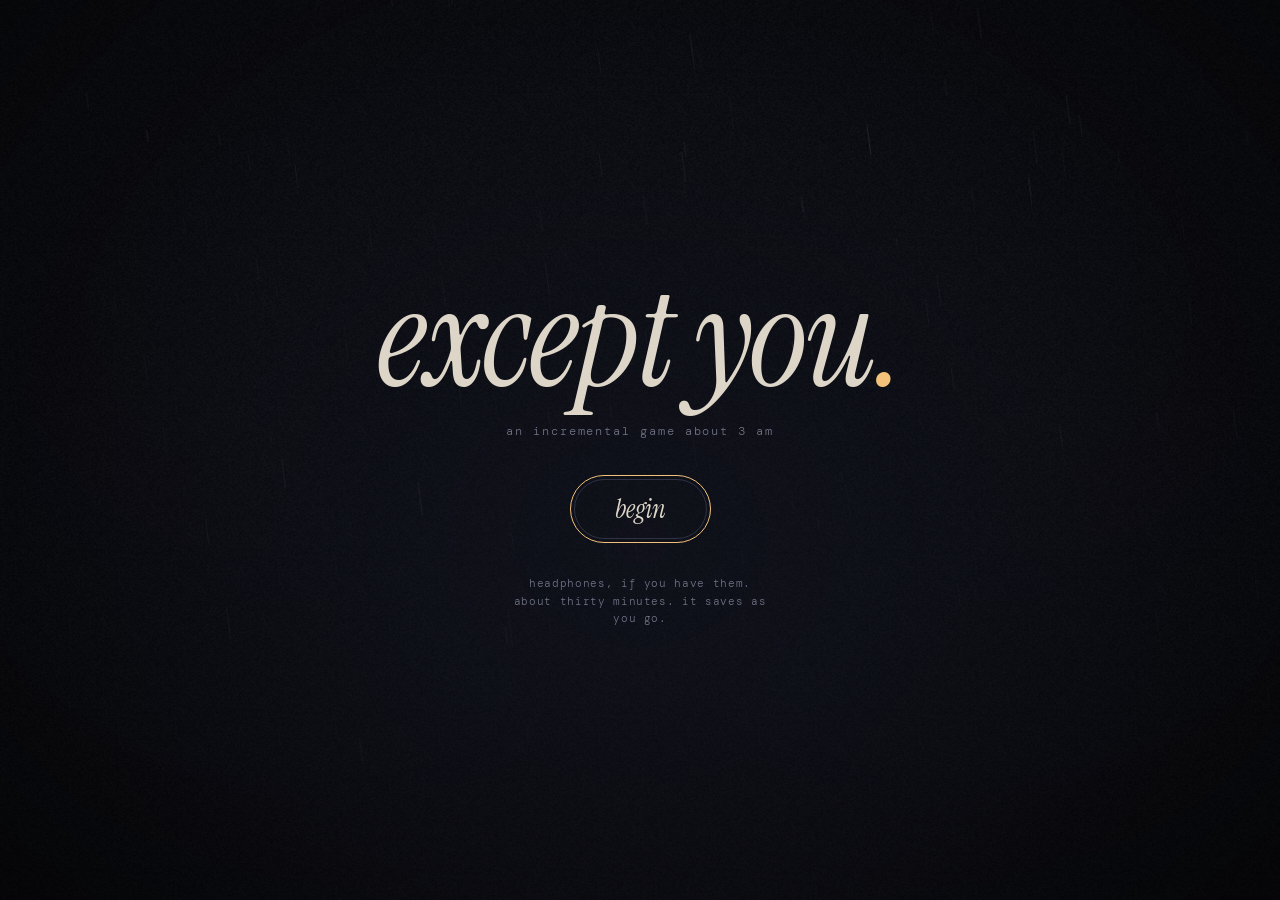
<file: index.html>
<!doctype html>
<html lang="en">
<head>
<meta charset="utf-8">
<meta name="viewport" content="width=device-width, initial-scale=1, viewport-fit=cover">
<!-- build:head -->
<title>except you.</title>
<meta name="claude:viewport-fit-sides" content="cover">
<meta name="description" content="an incremental game about 3 am, the building across the street, and trying to get back to silence.">
<meta name="theme-color" content="#07080d">
<meta property="og:type" content="website">
<meta property="og:title" content="except you.">
<meta property="og:description" content="an incremental game about 3 am. anybody can find love. except you.">
<meta property="og:image" content="https://p1kachu1070.github.io/Incremental-acfley-/assets/og.png">
<meta property="og:image:width" content="1200">
<meta property="og:image:height" content="630">
<meta name="twitter:card" content="summary_large_image">
<link rel="icon" href="data:image/svg+xml,%3Csvg xmlns='http://www.w3.org/2000/svg' viewBox='0 0 32 32'%3E%3Crect width='32' height='32' rx='7' fill='%2307080d'/%3E%3Ccircle cx='16' cy='17' r='4.5' fill='%23f2c27b'/%3E%3C/svg%3E">
<link rel="preconnect" href="https://fonts.googleapis.com">
<link rel="preconnect" href="https://fonts.gstatic.com" crossorigin>
<link rel="stylesheet" href="https://fonts.googleapis.com/css2?family=DM+Mono:wght@300;400;500&family=Instrument+Serif:ital@0;1&family=Spectral:ital,wght@0,300;0,400;1,300;1,400&display=swap">
<link rel="stylesheet" href="css/style.css">
<!-- /build:head -->
</head>
<body>
<!-- build:body -->
<canvas id="bg" aria-hidden="true"></canvas>
<div id="drift" aria-hidden="true"></div>
<div class="vignette" aria-hidden="true"></div>

<div id="app" class="app" hidden>
  <header class="topbar">
    <div class="clock" id="clock">3:07 am</div>
    <div class="mini" id="mini" aria-hidden="true"></div>
    <div class="top-actions">
      <button type="button" id="btn-sound" class="quiet-btn" aria-pressed="true">sound on</button>
      <button type="button" id="btn-menu" class="quiet-btn" aria-expanded="false" aria-controls="menu">menu</button>
    </div>
  </header>

  <main class="stage" id="stage">
    <section class="panel panel-mind" id="panel-mind" aria-label="your head">
      <div class="counter" id="counter" hidden>
        <div class="count-num" id="count">0</div>
        <div class="count-label"><span id="count-label">thoughts</span><span class="rate" id="rate"></span></div>
        <div class="sub-counts">
          <span class="sub-count longing" id="longing-count" hidden></span>
          <span class="sub-count quiet" id="quiet-count" hidden></span>
        </div>
      </div>

      <div class="actions">
        <button type="button" id="main-btn" class="main-btn">stare at the ceiling</button>
        <button type="button" id="breath" class="breath" hidden aria-label="hold to breathe in, let go to breathe out">
          <span class="breath-ring" aria-hidden="true"></span>
          <span class="breath-core" aria-hidden="true"></span>
          <span class="breath-text" id="breath-text">hold</span>
        </button>
        <p class="breath-hint" id="breath-hint" hidden>hold to breathe in. let go to breathe out.</p>
      </div>

      <div class="whisper-slot" id="whisper-slot"></div>
      <div class="choice" id="choice" hidden></div>

      <ol class="log" id="log" aria-live="polite"></ol>

      <div class="kept-wrap" id="kept-wrap" hidden>
        <button type="button" class="kept-btn" id="kept-btn" aria-expanded="false" aria-controls="kept-list">kept · 0</button>
        <ul class="kept-list" id="kept-list" hidden></ul>
      </div>
    </section>

    <section class="panel panel-window" id="panel-window" hidden aria-label="across the street">
      <div class="panel-head">
        <h2>across the street</h2>
        <span class="panel-meta" id="window-meta"></span>
      </div>
      <div class="building-wrap" id="building-wrap">
        <canvas id="building"></canvas>
        <div class="win-hits" id="win-hits"></div>
      </div>
      <div class="window-caption" id="win-caption">
        <p class="cap-id" id="cap-id"></p>
        <p class="cap-text" id="cap-text">some of the lights are still on.</p>
        <div class="cap-actions" id="cap-actions"></div>
      </div>
    </section>

    <section class="panel panel-habits" id="panel-habits" hidden aria-label="habits">
      <div class="panel-head">
        <h2 id="habits-title">habits</h2>
        <span class="panel-meta" id="habits-sub">things you do instead of sleeping</span>
      </div>
      <div class="upgrades" id="upgrades"></div>
      <div class="gens" id="gens"></div>
    </section>
  </main>

  <nav class="tabs" id="tabs" hidden aria-label="views">
    <button type="button" data-tab="mind" class="tab is-on">your head</button>
    <button type="button" data-tab="window" class="tab" hidden>the window</button>
    <button type="button" data-tab="habits" class="tab">habits</button>
  </nav>
</div>

<div id="pops" aria-hidden="true"></div>
<div id="floaters"></div>
<div id="toasts" aria-live="polite"></div>

<div id="menu" class="menu" hidden>
  <button type="button" class="menu-item" id="m-sound">sound: on</button>
  <button type="button" class="menu-item" id="m-motion">fewer effects: off</button>
  <button type="button" class="menu-item" id="m-reset">start over</button>
  <div class="menu-confirm" id="m-confirm" hidden>
    <p>forget this whole night?</p>
    <div class="menu-row">
      <button type="button" class="menu-item danger" id="m-reset-yes">yes, forget it</button>
      <button type="button" class="menu-item" id="m-reset-no">no</button>
    </div>
  </div>
  <p class="menu-note">your night saves itself, in this browser only.</p>
</div>

<div id="cinema" class="cinema" hidden>
  <canvas id="cinema-canvas" class="cinema-canvas"></canvas>
  <div class="cinema-inner">
    <div class="cinema-text" id="cinema-text"></div>
    <div class="cinema-choices" id="cinema-choices"></div>
  </div>
  <p class="cinema-skip" id="cinema-skip">tap to continue</p>
</div>

<div id="title" class="title-screen">
  <div class="title-inner">
    <h1 class="title-word">except you<span class="title-dot">.</span></h1>
    <p class="title-sub">an incremental game about 3 am</p>
    <div class="title-actions">
      <button type="button" class="title-btn" id="t-begin">begin</button>
      <button type="button" class="title-btn" id="t-continue" hidden>keep going</button>
      <button type="button" class="title-link" id="t-new" hidden>start the night over</button>
      <div class="menu-confirm" id="t-confirm" hidden>
        <p>forget the night you were in the middle of?</p>
        <div class="menu-row">
          <button type="button" class="menu-item danger" id="t-new-yes">yes, start over</button>
          <button type="button" class="menu-item" id="t-new-no">no</button>
        </div>
      </div>
    </div>
    <p class="title-note">headphones, if you have them. about thirty minutes. it saves as you go.</p>
  </div>
</div>

<!-- build:scripts -->
<script src="js/data.js"></script>
<script src="js/audio.js"></script>
<script src="js/visuals.js"></script>
<script src="js/game.js"></script>
<!-- /build:scripts -->
<!-- /build:body -->
</body>
</html>
</file>
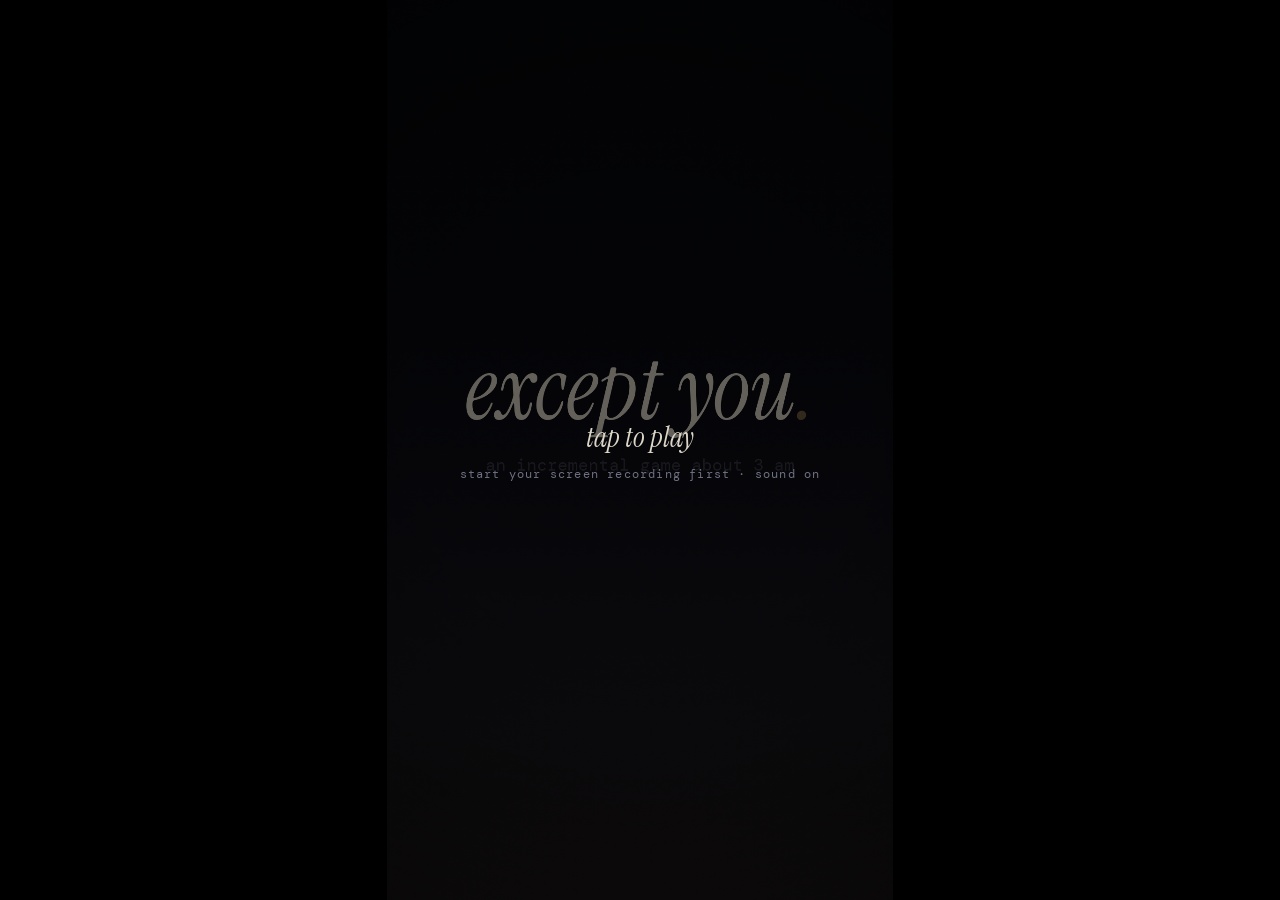
<file: clip.html>
<!doctype html>
<html lang="en">
<head>
<meta charset="utf-8">
<meta name="viewport" content="width=device-width, initial-scale=1, viewport-fit=cover">
<title>except you. (clip)</title>
<meta name="theme-color" content="#000000">
<link rel="preconnect" href="https://fonts.googleapis.com">
<link rel="preconnect" href="https://fonts.gstatic.com" crossorigin>
<link rel="stylesheet" href="https://fonts.googleapis.com/css2?family=DM+Mono:wght@400&family=Instrument+Serif:ital@0;1&family=Spectral:ital,wght@1,300&display=swap">
<style>
  :root { color-scheme: dark; }
  html, body { height: 100%; margin: 0; background: #000; overflow: hidden; }
  #clip {
    position: absolute; inset: 0; margin: auto;
    height: 100%; max-width: 100%; aspect-ratio: 9 / 16;
    display: block; background: #07080d;
  }
  #play {
    position: absolute; inset: 0; width: 100%; border: 0; cursor: pointer;
    background: rgb(0 0 0 / 0.55); color: #ddd6c8;
    font: italic 28px "Instrument Serif", Georgia, serif;
    display: grid; place-items: center; align-content: center; gap: 10px;
  }
  #play small { font: 12px "DM Mono", ui-monospace, monospace; letter-spacing: 0.1em; color: #6e7284; font-style: normal; }
  [hidden] { display: none !important; }
</style>
</head>
<body>
<canvas id="clip" width="1080" height="1920"></canvas>
<button type="button" id="play"><span>tap to play</span><small>start your screen recording first · sound on</small></button>
<script src="js/data.js"></script>
<script src="js/audio.js"></script>
<script src="js/visuals.js"></script>
<script src="js/clip.js"></script>
<script>
(function () {
  'use strict';
  const canvas = document.getElementById('clip');
  const g = canvas.getContext('2d');
  const btn = document.getElementById('play');
  const render = new URLSearchParams(location.search).has('render');
  if (render) btn.hidden = true;

  Clip.ready().then(() => Clip.draw(g, 13.9));

  btn.addEventListener('click', () => {
    const AC = window.AudioContext || window.webkitAudioContext;
    const ctx = new AC();
    Sound.build(ctx, false);
    const t0 = ctx.currentTime + 0.15;
    Sound.clipScore(t0);
    const start = t0 + Sound.CLIP_LEAD;
    btn.hidden = true;
    const frame = () => {
      const t = ctx.currentTime - start;
      if (t < 0) { g.fillStyle = '#07080d'; g.fillRect(0, 0, Clip.W, Clip.H); }
      else Clip.draw(g, Math.min(t, Clip.DURATION));
      if (t < Clip.DURATION + 0.3) requestAnimationFrame(frame);
      else {
        ctx.close();
        btn.querySelector('span').textContent = 'play again';
        btn.hidden = false;
      }
    };
    requestAnimationFrame(frame);
  });

  // for tools/clip-render.js
  window.__clip = {
    meta: { FPS: Clip.FPS, DURATION: Clip.DURATION, LEAD: Sound.CLIP_LEAD },
    frame(t, quality) { Clip.draw(g, t); return canvas.toDataURL('image/jpeg', quality || 0.93); },
    audio(opts) { return Sound.renderClipWav(Clip.DURATION, opts); },
  };
})();
</script>
</body>
</html>
</file>
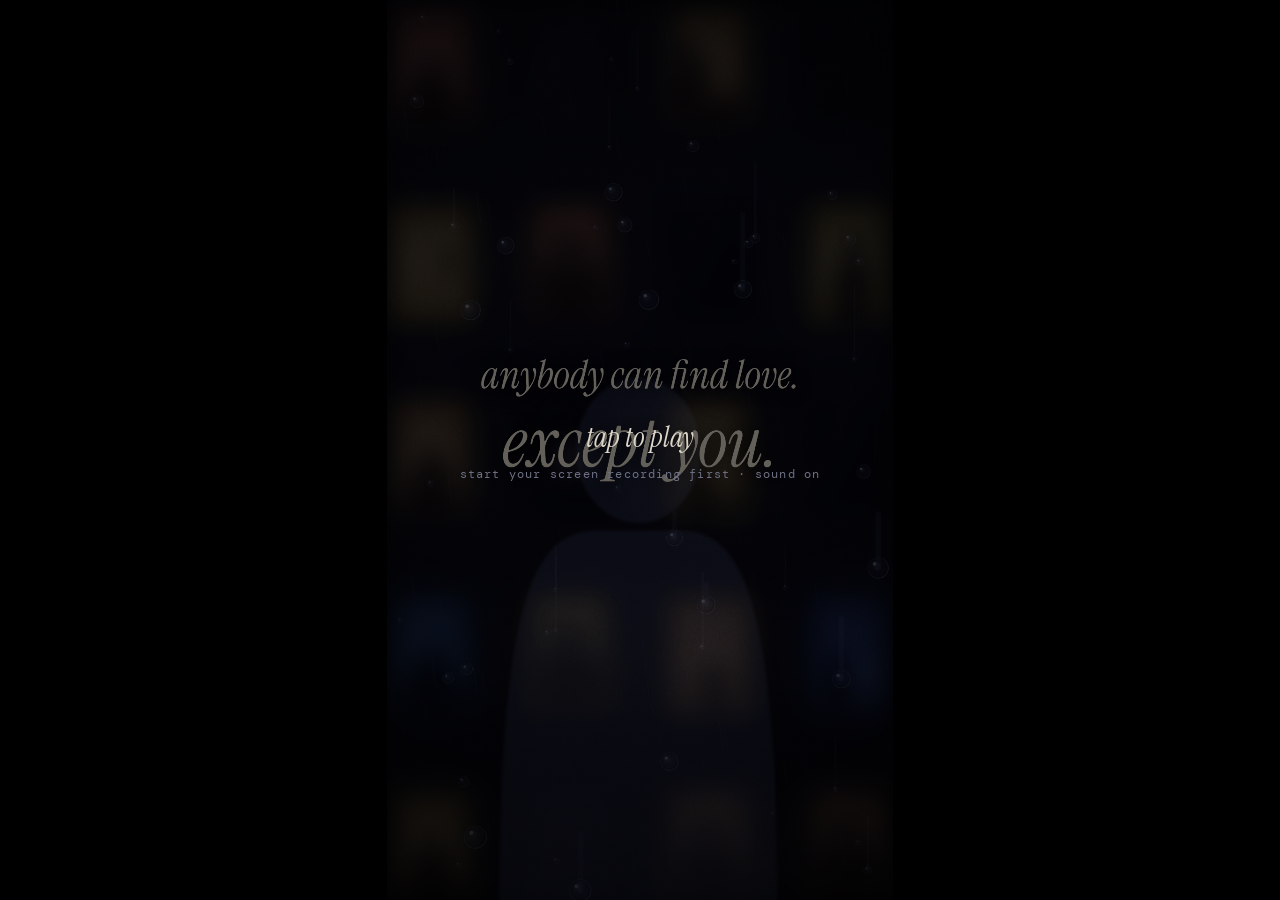
<file: edit.html>
<!doctype html>
<html lang="en">
<head>
<meta charset="utf-8">
<meta name="viewport" content="width=device-width, initial-scale=1, viewport-fit=cover">
<title>except you. (edit)</title>
<meta name="theme-color" content="#000000">
<link rel="preconnect" href="https://fonts.googleapis.com">
<link rel="preconnect" href="https://fonts.gstatic.com" crossorigin>
<link rel="stylesheet" href="https://fonts.googleapis.com/css2?family=DM+Mono:wght@400&family=Instrument+Serif:ital@0;1&family=Spectral:ital,wght@1,300&display=swap">
<style>
  :root { color-scheme: dark; }
  html, body { height: 100%; margin: 0; background: #000; overflow: hidden; }
  #clip {
    position: absolute; inset: 0; margin: auto;
    height: 100%; max-width: 100%; aspect-ratio: 9 / 16;
    display: block; background: #07080d;
  }
  #play {
    position: absolute; inset: 0; width: 100%; border: 0; cursor: pointer;
    background: rgb(0 0 0 / 0.55); color: #ddd6c8;
    font: italic 28px "Instrument Serif", Georgia, serif;
    display: grid; place-items: center; align-content: center; gap: 10px;
  }
  #play small { font: 12px "DM Mono", ui-monospace, monospace; letter-spacing: 0.1em; color: #6e7284; font-style: normal; }
  [hidden] { display: none !important; }
</style>
</head>
<body>
<canvas id="clip" width="1080" height="1920"></canvas>
<button type="button" id="play"><span>tap to play</span><small>start your screen recording first · sound on</small></button>
<script src="js/data.js"></script>
<script src="js/audio.js"></script>
<script src="js/visuals.js"></script>
<script src="js/clip.js"></script>
<script src="js/edit.js"></script>
<script>
(function () {
  'use strict';
  const canvas = document.getElementById('clip');
  const g = canvas.getContext('2d');
  const btn = document.getElementById('play');
  const render = new URLSearchParams(location.search).has('render');
  if (render) btn.hidden = true;

  Clip.ready().then(() => Edit.draw(g, 17.6));

  btn.addEventListener('click', () => {
    const AC = window.AudioContext || window.webkitAudioContext;
    const ctx = new AC();
    Sound.build(ctx, false);
    const t0 = ctx.currentTime + 0.15;
    Edit.score(t0);
    const start = t0 + Edit.LEAD;
    btn.hidden = true;
    const frame = () => {
      const t = ctx.currentTime - start;
      if (t < 0) { g.fillStyle = '#000'; g.fillRect(0, 0, Edit.W, Edit.H); }
      else Edit.draw(g, Math.min(t, Edit.DURATION));
      if (t < Edit.DURATION + 0.3) requestAnimationFrame(frame);
      else {
        ctx.close();
        btn.querySelector('span').textContent = 'play again';
        btn.hidden = false;
      }
    };
    requestAnimationFrame(frame);
  });

  // for tools/clip-render.js
  window.__clip = {
    meta: { FPS: Edit.FPS, DURATION: Edit.DURATION, LEAD: Edit.LEAD },
    frame(t, quality) { Edit.draw(g, t); return canvas.toDataURL('image/jpeg', quality || 0.93); },
    audio() { return Sound.renderScoreWav(Edit.DURATION + Edit.LEAD, t0 => Edit.score(t0)); },
  };
})();
</script>
</body>
</html>
</file>
<file: css/style.css>
/* except you.
   layout: a dark bedroom at 3 am. one column for your head, one for the window,
   one for the habits. on a phone, you flip between them like you flip between apps. */
:root {
  color-scheme: dark;
  /* the room */
  --night: #07080d;
  --night-2: #0c0e16;
  --line: #1a1d29;
  --ghost: #2f3244;
  /* words */
  --ink: #ddd6c8;
  --ink-soft: #a9a396;
  --dim: #6e7284;
  --whisper: #9aa1c4;
  /* light sources */
  --window: #f2c27b;
  --phone: #a9bcff;
  --wound: #d65a52;
  --dawn: #f3b79c;

  --display: "Instrument Serif", "Iowan Old Style", "Palatino Linotype", Palatino, Georgia, serif;
  --serif: "Spectral", "Iowan Old Style", "Palatino Linotype", Georgia, serif;
  --mono: "DM Mono", ui-monospace, "SF Mono", Menlo, Consolas, monospace;
  --ui: -apple-system, BlinkMacSystemFont, "Segoe UI", Roboto, "Helvetica Neue", Arial, sans-serif;

  --loud: 0;
  --dawn-amt: 0;
}

html, body { height: 100%; }
[hidden] { display: none !important; }
.sr { position: absolute; width: 1px; height: 1px; padding: 0; margin: -1px; overflow: hidden; clip: rect(0 0 0 0); white-space: nowrap; border: 0; }
body {
  margin: 0;
  background-color: var(--night);
  background-image:
    linear-gradient(to top,
      rgb(243 183 156 / calc(var(--dawn-amt) * 0.2)),
      rgb(132 116 178 / calc(var(--dawn-amt) * 0.1)) 45%,
      rgb(7 8 13 / 0) 80%);
  color: var(--ink);
  font-family: var(--serif);
  font-weight: 300;
  font-size: 16px;
  overflow: hidden;
  -webkit-font-smoothing: antialiased;
  -webkit-tap-highlight-color: transparent;
}
button { font: inherit; color: inherit; }
button:focus-visible, [tabindex]:focus-visible { outline: 1px solid var(--window); outline-offset: 3px; }
h1, h2, p { margin: 0; }

#bg { position: fixed; inset: 0; z-index: 0; pointer-events: none; }
.vignette {
  position: fixed; inset: 0; z-index: 1; pointer-events: none;
  background: radial-gradient(ellipse at 50% 45%, rgb(0 0 0 / 0) 40%, rgb(0 0 0 / 0.55) 100%);
}
#drift { position: fixed; inset: 0; z-index: 1; pointer-events: none; overflow: hidden; }
.frag {
  position: absolute;
  font-family: var(--display);
  font-style: italic;
  color: var(--ink);
  white-space: nowrap;
  opacity: 0;
  filter: blur(0.7px);
  animation: drift var(--dur) linear forwards;
}
.frag-loud { color: var(--wound); filter: blur(0.3px); }
@keyframes drift {
  0% { opacity: 0; transform: translate(0, 0); }
  15% { opacity: var(--o); }
  80% { opacity: var(--o); }
  100% { opacity: 0; transform: translate(var(--dx), var(--dy)); }
}

/* -------------------------------------------------------------- */
/*  the app                                                        */
/* -------------------------------------------------------------- */
.app {
  position: relative;
  z-index: 2;
  height: 100%;
  display: flex;
  flex-direction: column;
  padding-left: max(16px, env(safe-area-inset-left, 0px));
  padding-right: max(16px, env(safe-area-inset-right, 0px));
  animation: fade-in 2.4s ease both;
}
@keyframes fade-in { from { opacity: 0; } to { opacity: 1; } }

.topbar {
  display: flex;
  align-items: center;
  gap: 16px;
  padding-block: 14px 10px;
  font-family: var(--mono);
  font-size: 12px;
  letter-spacing: 0.08em;
  color: var(--dim);
}
.clock { color: var(--ink-soft); min-width: 7ch; font-variant-numeric: tabular-nums; }
.clock.stuck { animation: stuck 3.2s ease-in-out infinite; }
@keyframes stuck { 50% { opacity: 0.45; } }
.mini { flex: 1; min-width: 0; text-align: center; font-size: 11px; letter-spacing: 0.03em; line-height: 1.35; color: var(--ink-soft); font-variant-numeric: tabular-nums; opacity: 0; transition: opacity 0.4s; }
.top-actions { margin-left: auto; display: flex; gap: 6px; }
.quiet-btn {
  background: none; border: 0; padding: 6px 8px; cursor: pointer;
  font-family: var(--mono); font-size: 12px; letter-spacing: 0.08em; color: var(--dim);
  border-radius: 6px;
}
.quiet-btn:hover { color: var(--ink); }

.stage {
  flex: 1;
  min-height: 0;
  width: 100%;
  margin-inline: auto;
  display: grid;
  grid-template-columns: minmax(0, 560px);
  justify-content: center;
  column-gap: 56px;
}
.app.has-habits .stage { grid-template-columns: minmax(0, 1fr) minmax(0, 1fr); max-width: 980px; }
.app.has-habits.has-window .stage {
  grid-template-columns: minmax(0, 0.95fr) minmax(0, 1.1fr) minmax(0, 0.95fr);
  max-width: 1380px;
  column-gap: 44px;
}
.panel {
  min-width: 0;
  min-height: 0;
  overflow-y: auto;
  overscroll-behavior: contain;
  padding-block: 8px 48px;
  scrollbar-width: thin;
  scrollbar-color: var(--ghost) transparent;
}
.panel.reveal { animation: fade-in 1.6s ease both; }
.panel-head {
  display: flex; align-items: baseline; justify-content: space-between; gap: 12px;
  padding-bottom: 12px;
  border-bottom: 1px solid var(--line);
  margin-bottom: 4px;
}
.panel-head h2 {
  font-family: var(--display); font-style: italic; font-weight: 400;
  font-size: 24px; color: var(--ink); text-wrap: balance;
}
.panel-meta { font-family: var(--mono); font-size: 11px; letter-spacing: 0.06em; color: var(--dim); text-align: right; }

/* -------------------------------------------------------------- */
/*  your head                                                      */
/* -------------------------------------------------------------- */
.panel-mind { display: flex; flex-direction: column; align-items: stretch; }
.counter { text-align: center; padding-top: 18px; animation: fade-in 2s ease both; }
.count-num {
  font-family: var(--display);
  font-size: clamp(46px, 6.4vw, 68px);
  line-height: 1;
  color: var(--ink);
  font-variant-numeric: tabular-nums;
  overflow-wrap: anywhere;
  text-shadow:
    calc(var(--loud) * 3px) 0 rgb(214 90 82 / calc(var(--loud) * 0.6)),
    calc(var(--loud) * -3px) 0 rgb(120 190 255 / calc(var(--loud) * 0.4));
}
.count-label {
  display: flex; justify-content: center; gap: 12px; margin-top: 8px;
  font-family: var(--mono); font-size: 12px; letter-spacing: 0.1em; color: var(--dim);
}
.rate { color: var(--ink-soft); font-variant-numeric: tabular-nums; }
.sub-counts { display: flex; justify-content: center; gap: 18px; margin-top: 10px; min-height: 0; }
.sub-count { font-family: var(--mono); font-size: 12px; letter-spacing: 0.08em; font-variant-numeric: tabular-nums; }
.sub-count.longing { color: var(--window); }
.sub-count.quiet { color: var(--dawn); }

.actions { display: flex; flex-direction: column; align-items: center; gap: 14px; padding-block: 28px 10px; }
.main-btn {
  font-family: var(--display);
  font-style: italic;
  font-size: 25px;
  line-height: 1.1;
  padding: 16px 34px;
  min-height: 60px;
  color: var(--ink);
  background: rgb(255 255 255 / 0.015);
  border: 1px solid var(--ghost);
  border-radius: 999px;
  cursor: pointer;
  transition: border-color 0.4s, box-shadow 0.6s, transform 0.08s, color 0.4s;
  user-select: none; -webkit-user-select: none;
  touch-action: manipulation;
  max-width: 100%;
}
.main-btn:hover { border-color: #4a4e66; box-shadow: 0 0 48px rgb(169 188 255 / 0.07); }
.main-btn:active { transform: scale(0.975); }
.main-btn.pulse { animation: pulse 2.6s ease-in-out infinite; }
@keyframes pulse { 50% { box-shadow: 0 0 36px rgb(242 194 123 / 0.12); border-color: #575a72; } }
.main-btn.loud {
  color: #f1d9d4;
  border-color: rgb(214 90 82 / 0.5);
  text-shadow: 2px 0 rgb(214 90 82 / 0.6), -2px 0 rgb(120 190 255 / 0.4);
}

.breath {
  position: relative;
  width: 172px; height: 172px;
  border-radius: 50%;
  border: 0; background: none; padding: 0;
  cursor: pointer;
  display: grid; place-items: center;
  touch-action: none;
  user-select: none; -webkit-user-select: none; -webkit-touch-callout: none;
  animation: fade-in 3s ease both;
}
.breath-ring { position: absolute; inset: 0; border-radius: 50%; border: 1px solid var(--ghost); }
.breath-core {
  position: absolute; inset: 0; border-radius: 50%;
  background: radial-gradient(circle, rgb(243 183 156 / 0.32), rgb(243 183 156 / 0.06) 62%, rgb(243 183 156 / 0) 72%);
  transform: scale(var(--b, 0.34));
  transition: transform var(--bt, 3s) cubic-bezier(0.37, 0, 0.3, 1);
}
.breath-text { position: relative; font-family: var(--display); font-style: italic; font-size: 23px; color: var(--ink); pointer-events: none; }
.breath.resting { cursor: default; }
.breath-hint { font-family: var(--mono); font-size: 11px; letter-spacing: 0.08em; color: var(--dim); text-align: center; }

.whisper-slot { min-height: 34px; display: flex; justify-content: center; align-items: center; padding-inline: 8px; }
.whisper {
  font-family: var(--serif); font-style: italic; font-weight: 300;
  font-size: 15px;
  color: var(--whisper);
  background: none; border: 0; padding: 6px 10px; border-radius: 6px;
  cursor: pointer;
  opacity: 0;
  text-align: center;
  animation: whisper var(--wdur, 9s) ease-in-out forwards;
}
.whisper:hover, .whisper:focus-visible { color: #d6dbf5; }
.whisper.kept { animation: none; opacity: 0.9; color: #d6dbf5; transition: opacity 2.5s 1s; }
.whisper.kept.gone { opacity: 0; }
@keyframes whisper { 0% { opacity: 0; } 25% { opacity: var(--wpeak, 0.42); } 70% { opacity: var(--wpeak, 0.42); } 100% { opacity: 0; } }

.choice { display: flex; flex-direction: column; gap: 10px; align-items: center; padding-block: 8px 14px; }
.choice-btn, .cap-btn {
  font-family: var(--serif); font-style: italic; font-size: 16px;
  background: none; color: var(--ink);
  border: 1px solid var(--ghost); border-radius: 999px;
  padding: 9px 20px; cursor: pointer;
  transition: border-color 0.3s, background 0.3s;
}
.choice-btn:hover, .cap-btn:hover:not([aria-disabled="true"]) { border-color: var(--dawn); background: rgb(243 183 156 / 0.05); }
.cap-btn[aria-disabled="true"] { opacity: 0.45; cursor: default; }
.choice-row { display: flex; flex-wrap: wrap; gap: 10px; justify-content: center; }

/* the phone, when someone real texts */
.chat {
  width: min(330px, 100%);
  background: rgb(18 20 30 / 0.9);
  border: 1px solid var(--line);
  border-radius: 20px;
  padding: 14px 12px 12px;
  font-family: var(--ui);
  font-size: 14.5px;
  display: flex; flex-direction: column; gap: 6px;
  animation: fade-in 1s ease both;
}
.chat-head { text-align: center; font-size: 11px; color: var(--dim); letter-spacing: 0.02em; padding-bottom: 6px; }
.chat-head b { display: block; font-weight: 600; color: var(--ink); font-size: 13px; }
.bubble { max-width: 82%; padding: 8px 12px; border-radius: 18px; line-height: 1.35; animation: fade-in 0.6s ease both; }
.bubble.them { align-self: flex-start; background: #2a2c38; color: #eceaf4; border-bottom-left-radius: 6px; }
.bubble.you { align-self: flex-end; background: #3f63d6; color: #fff; border-bottom-right-radius: 6px; }
.bubble.typing { color: var(--dim); letter-spacing: 0.2em; }
.chat .choice-row { padding-top: 6px; }
.chat .choice-btn { font-family: var(--ui); font-style: normal; font-size: 13.5px; padding: 7px 14px; border-color: #3f63d6; color: #cfdaff; }

.log {
  list-style: none; margin: 0; padding: 12px 4px 0;
  display: flex; flex-direction: column; gap: 12px;
  max-width: 62ch; align-self: center; width: 100%;
}
.log li { font-size: 16.5px; line-height: 1.55; color: var(--ink); transition: opacity 1s; }
.log li:nth-child(2) { opacity: 0.8; }
.log li:nth-child(3) { opacity: 0.64; }
.log li:nth-child(4) { opacity: 0.5; }
.log li:nth-child(5) { opacity: 0.4; }
.log li:nth-child(n+6) { opacity: 0.3; }
.log li:nth-child(n+12) { opacity: 0.18; }
.log .sys { font-family: var(--mono); font-size: 12px; letter-spacing: 0.06em; color: var(--dim); }
.log .voice {
  color: #e8a39b; font-style: italic;
  text-shadow: 1.5px 0 rgb(214 90 82 / 0.45), -1.5px 0 rgb(120 190 255 / 0.3);
}
.log .quiet { color: var(--dawn); font-style: italic; }
.log .window { color: #ecd3ac; font-style: italic; }
.log .big { font-family: var(--display); font-style: italic; font-size: 26px; line-height: 1.2; }
.log .caret::after { content: "▍"; opacity: 0.4; margin-left: 2px; font-style: normal; }

.kept-wrap { align-self: center; text-align: center; padding-top: 22px; }
.kept-btn {
  background: none; border: 0; cursor: pointer; padding: 6px 8px;
  font-family: var(--mono); font-size: 11px; letter-spacing: 0.1em; color: var(--whisper); opacity: 0.7;
}
.kept-btn:hover { opacity: 1; }
.kept-list { list-style: none; margin: 8px 0 0; padding: 0; display: flex; flex-direction: column; gap: 6px; }
.kept-list li { font-style: italic; font-size: 14.5px; color: var(--whisper); }

/* -------------------------------------------------------------- */
/*  habits                                                         */
/* -------------------------------------------------------------- */
.upgrades { display: flex; flex-wrap: wrap; gap: 8px; padding-block: 12px; }
.upgrades:empty { display: none; }
.up {
  display: inline-flex; align-items: baseline; gap: 8px;
  background: none; border: 1px solid var(--ghost); border-radius: 999px;
  padding: 6px 12px; cursor: pointer;
  font-family: var(--serif); font-style: italic; font-size: 14px; color: var(--ink-soft);
  transition: border-color 0.3s, color 0.3s, opacity 0.3s;
  animation: fade-in 1s ease both;
  text-align: left;
}
.up-cost { font-family: var(--mono); font-style: normal; font-size: 11px; color: var(--dim); }
.up.can { border-color: rgb(242 194 123 / 0.45); color: var(--ink); }
.up.can:hover { border-color: var(--window); }
.up.poor { opacity: 0.5; cursor: default; }
.up.story {
  width: 100%; justify-content: space-between;
  padding: 12px 18px; font-family: var(--display); font-size: 21px;
  border-color: rgb(242 194 123 / 0.35);
}
.up.story.can { border-color: var(--window); box-shadow: 0 0 28px rgb(242 194 123 / 0.12); animation: pulse 2.6s ease-in-out infinite; }
.up.story.stop { border-color: rgb(214 90 82 / 0.5); color: #f0cfcb; }
.up.story.stop.can { border-color: var(--wound); box-shadow: 0 0 28px rgb(214 90 82 / 0.2); }
.up.story.final { font-size: 28px; letter-spacing: 0.02em; }

.gens { display: flex; flex-direction: column; }
.gen {
  display: grid;
  grid-template-columns: minmax(0, 1fr) auto;
  column-gap: 14px;
  row-gap: 2px;
  text-align: left;
  width: 100%;
  padding: 13px 2px;
  background: none;
  border: 0;
  border-top: 1px solid var(--line);
  cursor: pointer;
  animation: fade-in 1.2s ease both;
  transition: opacity 0.3s;
}
.gen:first-child { border-top: 0; }
.gen-name { font-size: 17px; font-weight: 400; color: var(--ink); line-height: 1.3; }
.gen-count {
  grid-row: 1 / span 3; grid-column: 2;
  align-self: center;
  font-family: var(--display); font-size: 30px; color: var(--ink-soft);
  font-variant-numeric: tabular-nums;
  min-width: 2ch; text-align: right;
}
.gen-desc { font-style: italic; font-size: 14px; line-height: 1.45; color: var(--dim); }
.gen-cost { font-family: var(--mono); font-size: 11px; letter-spacing: 0.05em; color: var(--dim); padding-top: 4px; font-variant-numeric: tabular-nums; }
.gen-cost b { font-weight: 400; color: var(--ink-soft); }
.gen.poor { opacity: 0.42; cursor: default; }
.gen:hover:not(.poor) .gen-name { color: #fff; }
.gen.voice { cursor: default; }
.gen.voice .gen-name { color: #e8a39b; }
.gen.voice .gen-count { color: var(--wound); }
.gen.release .gen-name { color: var(--dawn); }
.gen.release.poor { opacity: 0.5; }
.gen.locked { opacity: 0.3; cursor: default; }
.gen.gone { animation: let-go 2.4s ease forwards; pointer-events: none; }
@keyframes let-go { to { opacity: 0; transform: translateY(-6px); filter: blur(4px); } }
.gen.shake, .up.shake { animation: nope 0.3s; }
@keyframes nope { 25% { transform: translateX(-3px); } 75% { transform: translateX(3px); } }

/* -------------------------------------------------------------- */
/*  the window                                                     */
/* -------------------------------------------------------------- */
.building-wrap {
  position: relative;
  width: 100%;
  max-width: 100%;
  aspect-ratio: 4 / 4.6;
  max-height: 64vh;
  margin: 12px auto 0;
  border-radius: 4px;
  overflow: hidden;
}
.building-wrap canvas { position: absolute; inset: 0; width: 100%; height: 100%; display: block; }
.win-hits { position: absolute; inset: 0; }
.building-wrap.curtained::after {
  content: ""; position: absolute; inset: 0; pointer-events: none;
  background:
    repeating-linear-gradient(90deg, rgb(255 255 255 / 0.018) 0 14px, rgb(0 0 0 / 0.12) 14px 28px),
    linear-gradient(180deg, rgb(26 22 30 / 0.94), rgb(16 14 20 / 0.97));
  animation: fade-in 2.4s ease both;
}
.win-hit {
  position: absolute; background: none; border: 0; padding: 0; cursor: pointer; border-radius: 2px;
}
.win-hit[aria-disabled="true"] { cursor: default; }
.win-hit.new::after {
  content: ""; position: absolute; top: -6px; right: -6px; width: 6px; height: 6px; border-radius: 50%;
  background: var(--window); box-shadow: 0 0 10px var(--window);
  animation: pulse-dot 1.8s ease-in-out infinite;
}
@keyframes pulse-dot { 50% { opacity: 0.3; } }
.window-caption { padding-top: 14px; min-height: 140px; }
.cap-id { font-family: var(--mono); font-size: 11px; letter-spacing: 0.1em; color: var(--dim); min-height: 1.4em; }
.cap-text { font-style: italic; font-size: 17px; line-height: 1.55; color: #ecd3ac; padding-top: 4px; text-wrap: pretty; }
.cap-actions { display: flex; flex-wrap: wrap; gap: 8px; padding-top: 14px; }
.cap-btn { font-size: 15px; padding: 8px 16px; }
.cap-btn .up-cost { margin-left: 6px; }

/* -------------------------------------------------------------- */
/*  the phone, the floaters, the pops                              */
/* -------------------------------------------------------------- */
#toasts {
  position: fixed; z-index: 50;
  top: calc(env(safe-area-inset-top, 0px) + 10px);
  left: 50%; transform: translateX(-50%);
  width: min(380px, calc(100% - 32px));
  display: flex; flex-direction: column; gap: 8px;
  pointer-events: none;
}
.toast {
  pointer-events: auto;
  text-align: left;
  width: 100%;
  background: rgb(30 32 44 / 0.82);
  -webkit-backdrop-filter: blur(18px) saturate(1.3);
  backdrop-filter: blur(18px) saturate(1.3);
  border: 1px solid rgb(255 255 255 / 0.06);
  border-radius: 18px;
  padding: 10px 14px 12px;
  font-family: var(--ui);
  color: #eef0f8;
  cursor: pointer;
  box-shadow: 0 12px 40px rgb(0 0 0 / 0.45);
  animation: toast-in 0.5s cubic-bezier(0.2, 0.8, 0.2, 1) both;
}
.toast.out { animation: toast-out 0.45s ease forwards; }
.toast.loud { background: rgb(44 22 26 / 0.85); }
@keyframes toast-in { from { opacity: 0; transform: translateY(-16px) scale(0.98); } }
@keyframes toast-out { to { opacity: 0; transform: translateY(-14px); } }
.toast-head { display: flex; align-items: center; gap: 7px; font-size: 11.5px; color: rgb(238 240 248 / 0.55); }
.toast-icon {
  width: 17px; height: 17px; border-radius: 5px; flex: none;
  background: linear-gradient(135deg, #f2a37b, #c45e9b 55%, #6b5ad6);
}
.toast-icon.msg { background: linear-gradient(180deg, #67e07b, #2fb550); }
.toast-app { text-transform: uppercase; letter-spacing: 0.06em; }
.toast-time { margin-left: auto; }
.toast-body { margin-top: 4px; font-size: 14px; line-height: 1.35; }
.toast-body b { font-weight: 600; }

#floaters { position: fixed; inset: 0; z-index: 40; pointer-events: none; overflow: hidden; }
.floater {
  position: absolute;
  pointer-events: auto;
  background: none; border: 0; padding: 4px 8px; cursor: pointer;
  font-family: var(--display); font-style: italic;
  color: #eaa59d;
  white-space: nowrap;
  text-shadow: 2px 0 rgb(214 90 82 / 0.55), -2px 0 rgb(120 190 255 / 0.35);
  animation: float-across var(--fdur, 14s) linear forwards;
}
.floater.popped { animation: popped 0.5s ease forwards; pointer-events: none; }
@keyframes float-across {
  0% { opacity: 0; transform: translate(0, 0); }
  10% { opacity: 0.9; }
  85% { opacity: 0.9; }
  100% { opacity: 0; transform: translate(var(--fx), var(--fy)); }
}
@keyframes popped { to { opacity: 0; transform: scale(1.4); filter: blur(6px); } }

#pops { position: fixed; inset: 0; z-index: 45; pointer-events: none; }
.pop {
  position: absolute;
  font-family: var(--mono); font-size: 12px; color: var(--ink-soft);
  animation: rise 1.1s ease-out forwards;
  white-space: nowrap;
}
.pop.quiet { color: var(--dawn); }
.pop.longing { color: var(--window); }
@keyframes rise { from { opacity: 0.9; transform: translate(-50%, 0); } to { opacity: 0; transform: translate(-50%, -44px); } }

/* -------------------------------------------------------------- */
/*  menu                                                           */
/* -------------------------------------------------------------- */
.menu {
  position: fixed; z-index: 60;
  top: calc(env(safe-area-inset-top, 0px) + 48px);
  right: max(16px, env(safe-area-inset-right, 0px));
  width: min(260px, calc(100% - 32px));
  background: rgb(12 13 20 / 0.97);
  border: 1px solid var(--line);
  border-radius: 14px;
  padding: 8px;
  display: flex; flex-direction: column; gap: 2px;
  box-shadow: 0 18px 48px rgb(0 0 0 / 0.5);
}
.menu-item {
  text-align: left; background: none; border: 0; border-radius: 8px; padding: 10px 12px; cursor: pointer;
  font-family: var(--mono); font-size: 12px; letter-spacing: 0.06em; color: var(--ink-soft);
}
.menu-item:hover { background: rgb(255 255 255 / 0.04); color: var(--ink); }
.menu-item.danger { color: #eaa59d; }
.menu-confirm { padding: 8px 12px; }
.menu-confirm p { font-style: italic; font-size: 15px; color: var(--ink); padding-bottom: 6px; }
.menu-row { display: flex; gap: 6px; flex-wrap: wrap; }
.menu-note { font-family: var(--mono); font-size: 10.5px; letter-spacing: 0.04em; color: var(--dim); padding: 8px 12px 4px; line-height: 1.5; }

/* -------------------------------------------------------------- */
/*  the moments                                                    */
/* -------------------------------------------------------------- */
.cinema {
  position: fixed; inset: 0; z-index: 80;
  background: rgb(3 3 6 / 0.96);
  display: grid; place-items: center;
  padding-left: max(16px, env(safe-area-inset-left, 0px));
  padding-right: max(16px, env(safe-area-inset-right, 0px));
  padding-block: calc(env(safe-area-inset-top, 0px) + 24px) calc(env(safe-area-inset-bottom, 0px) + 24px);
  animation: fade-in 1.4s ease both;
  cursor: default;
  overflow-y: auto;
}
.cinema.out { animation: fade-out 1.6s ease forwards; }
.cinema.white { background: rgb(3 3 6 / 0.96); }
.cinema.black { background: #000; }
.cinema.clear { background: rgb(3 3 6 / 0.55); }
@keyframes fade-out { to { opacity: 0; } }
.cinema-canvas { position: absolute; inset: 0; width: 100%; height: 100%; opacity: 0; transition: opacity 3s ease; pointer-events: none; }
.cinema-canvas.on { opacity: 0.62; }
.cinema-canvas.on ~ .cinema-inner .c-line { text-shadow: 0 0 24px rgb(0 0 0 / 0.95), 0 0 60px rgb(0 0 0 / 0.8); }
.cinema-canvas.on ~ .cinema-inner::before {
  content: ""; position: absolute; inset: -40% -20%; z-index: -1; pointer-events: none;
  background: radial-gradient(ellipse at center, rgb(3 3 6 / 0.72), rgb(3 3 6 / 0) 65%);
}
.cinema-inner { position: relative; width: min(640px, 100%); text-align: center; display: flex; flex-direction: column; align-items: center; gap: 28px; }
.cinema-text { display: flex; flex-direction: column; gap: 14px; align-items: center; }
.c-line {
  font-size: clamp(18px, 2.3vw, 23px);
  line-height: 1.55;
  color: var(--ink);
  max-width: 34ch;
  text-wrap: balance;
  opacity: 0;
  filter: blur(8px);
  transition: opacity 1.8s ease, filter 1.8s ease;
}
.c-line.on { opacity: 1; filter: blur(0); }
.c-line.dim { color: var(--dim); }
.c-line.whisper-line { color: var(--whisper); font-style: italic; }
.c-line.voice { color: #eaa59d; font-style: italic; }
.c-line.warm { color: var(--dawn); font-style: italic; }
.c-big {
  font-family: var(--display); font-style: italic; font-weight: 400;
  font-size: clamp(42px, 8.4vw, 92px);
  line-height: 1.04;
  letter-spacing: -0.01em;
  max-width: 16ch;
}
.c-mono { font-family: var(--mono); font-size: 12px; letter-spacing: 0.12em; color: var(--dim); }
.c-typed { white-space: pre-wrap; }
.c-typed .strike { text-decoration: line-through; text-decoration-thickness: 2px; text-decoration-color: var(--dawn); color: var(--dim); }
.cinema-choices { display: flex; flex-wrap: wrap; gap: 12px; justify-content: center; }
.cinema-choices .choice-btn { font-size: 18px; padding: 11px 24px; animation: fade-in 1.4s ease both; }
.cinema-skip {
  position: absolute; left: 0; right: 0; bottom: calc(env(safe-area-inset-bottom, 0px) + 18px);
  text-align: center; font-family: var(--mono); font-size: 10.5px; letter-spacing: 0.14em; color: var(--ghost);
  pointer-events: none;
}

.wrapped {
  width: min(420px, 100%);
  text-align: left;
  border-top: 1px solid var(--ghost);
  border-bottom: 1px solid var(--ghost);
  padding-block: 18px;
  display: grid; grid-template-columns: minmax(0, 1fr) auto; column-gap: 18px; row-gap: 9px;
  font-family: var(--mono); font-size: 12px; letter-spacing: 0.04em; color: var(--dim);
  opacity: 0; transition: opacity 2s;
}
.wrapped.on { opacity: 1; }
.wrapped .k { min-width: 0; }
.wrapped .v { color: var(--ink); text-align: right; font-variant-numeric: tabular-nums; }
.wrapped .head { grid-column: 1 / -1; font-family: var(--display); font-style: italic; font-size: 26px; letter-spacing: 0; color: var(--ink); padding-bottom: 4px; }
.end-actions { display: flex; flex-wrap: wrap; gap: 12px; justify-content: center; opacity: 0; transition: opacity 2s; }
.end-actions.on { opacity: 1; }
.end-note { font-family: var(--mono); font-size: 11px; letter-spacing: 0.04em; line-height: 1.6; color: var(--dim); max-width: 46ch; opacity: 0; transition: opacity 3s; }
.end-note.on { opacity: 1; }

/* -------------------------------------------------------------- */
/*  title                                                          */
/* -------------------------------------------------------------- */
.title-screen {
  position: fixed; inset: 0; z-index: 90;
  display: grid; place-items: center;
  padding-left: max(16px, env(safe-area-inset-left, 0px));
  padding-right: max(16px, env(safe-area-inset-right, 0px));
  padding-block: 24px;
  background: radial-gradient(ellipse at 50% 60%, rgb(20 22 36 / 0.5), rgb(7 8 13 / 0) 70%);
}
.title-screen.out { animation: fade-out 1.8s ease forwards; pointer-events: none; }
.title-inner { text-align: center; display: flex; flex-direction: column; align-items: center; gap: 18px; }
.title-word {
  font-family: var(--display); font-style: italic; font-weight: 400;
  font-size: clamp(64px, 15vw, 140px);
  line-height: 0.95;
  letter-spacing: -0.015em;
  color: var(--ink);
  animation: title-in 3.2s ease both;
}
@keyframes title-in { from { opacity: 0; filter: blur(14px); } to { opacity: 1; filter: blur(0); } }
.title-dot { color: var(--window); animation: blink 3.4s ease-in-out infinite 3s; }
@keyframes blink { 50% { opacity: 0.25; } }
.title-sub { font-family: var(--mono); font-size: 12px; letter-spacing: 0.16em; color: var(--dim); animation: fade-in 2s ease 1.2s both; }
.title-actions { display: flex; flex-direction: column; align-items: center; gap: 10px; padding-top: 22px; animation: fade-in 2s ease 1.8s both; }
.title-btn {
  font-family: var(--display); font-style: italic; font-size: 26px;
  background: none; color: var(--ink);
  border: 1px solid var(--ghost); border-radius: 999px;
  padding: 12px 40px; cursor: pointer;
  transition: border-color 0.4s, box-shadow 0.6s;
}
.title-btn:hover { border-color: var(--window); box-shadow: 0 0 40px rgb(242 194 123 / 0.1); }
.title-link {
  background: none; border: 0; cursor: pointer; padding: 6px;
  font-family: var(--mono); font-size: 11px; letter-spacing: 0.08em; color: var(--dim);
}
.title-link:hover { color: var(--ink); }
.title-note { font-family: var(--mono); font-size: 11px; letter-spacing: 0.06em; line-height: 1.6; color: var(--dim); max-width: 38ch; padding-top: 18px; animation: fade-in 2s ease 2.4s both; }

/* -------------------------------------------------------------- */
/*  losing it                                                      */
/* -------------------------------------------------------------- */
body.act3 .panel-head h2 { color: #e8c4be; }
body.shake .app { animation: shake 0.14s steps(2) infinite; }
@keyframes shake {
  0% { transform: translate(calc(var(--loud) * 1.5px), 0); }
  50% { transform: translate(calc(var(--loud) * -1.5px), calc(var(--loud) * 1px)); }
}
body.flash .app { animation: flash 0.18s steps(1) 2; }
@keyframes flash { 50% { filter: invert(1) hue-rotate(160deg); } }
body.act3 .gen-name, body.act3 .gen-desc {
  text-shadow: calc(var(--loud) * 1.5px) 0 rgb(214 90 82 / calc(var(--loud) * 0.5)), calc(var(--loud) * -1.5px) 0 rgb(120 190 255 / calc(var(--loud) * 0.3));
}

/* -------------------------------------------------------------- */
/*  phones                                                         */
/* -------------------------------------------------------------- */
.tabs {
  position: fixed; left: 0; right: 0; bottom: 0; z-index: 30;
  display: flex;
  padding-left: max(16px, env(safe-area-inset-left, 0px));
  padding-right: max(16px, env(safe-area-inset-right, 0px));
  padding-bottom: env(safe-area-inset-bottom, 0px);
  background: rgb(7 8 13 / 0.94);
  border-top: 1px solid var(--line);
}
.tab {
  position: relative;
  flex: 1;
  background: none; border: 0; cursor: pointer;
  padding: 15px 4px 14px;
  font-family: var(--mono); font-size: 11.5px; letter-spacing: 0.08em; color: var(--dim);
}
.tab.is-on { color: var(--ink); }
.tab.is-on::before { content: ""; position: absolute; top: -1px; left: 30%; right: 30%; height: 1px; background: var(--ink-soft); }
.tab.dot::after {
  content: ""; display: inline-block; width: 5px; height: 5px; border-radius: 50%;
  background: var(--window); margin-left: 6px; vertical-align: 2px;
}

@media (max-width: 899px) {
  .stage, .app.has-habits .stage, .app.has-habits.has-window .stage { display: block; max-width: 640px; }
  .panel { height: 100%; padding-bottom: 96px; }
  .panel.tab-off { display: none; }
  .app.has-tabs .mini { opacity: 1; }
  .actions { padding-top: 22px; }
  .building-wrap { max-height: none; }
}
@media (min-width: 900px) {
  .tabs { display: none; }
  .mini { display: none; }
}
@media (max-width: 420px) {
  .main-btn { font-size: 22px; padding: 14px 26px; }
  .log li { font-size: 16px; }
  .gen-name { font-size: 16px; }
}

@media (prefers-reduced-motion: reduce) {
  .frag, .floater { animation-duration: 0.01s !important; }
  body.shake .app, body.flash .app { animation: none; }
  .main-btn.pulse, .up.story.can { animation: none; }
}
body.reduced .frag { display: none; }
body.reduced.shake .app, body.reduced.flash .app { animation: none; }
body.reduced .main-btn.pulse, body.reduced .up.story.can { animation: none; }
</file>
